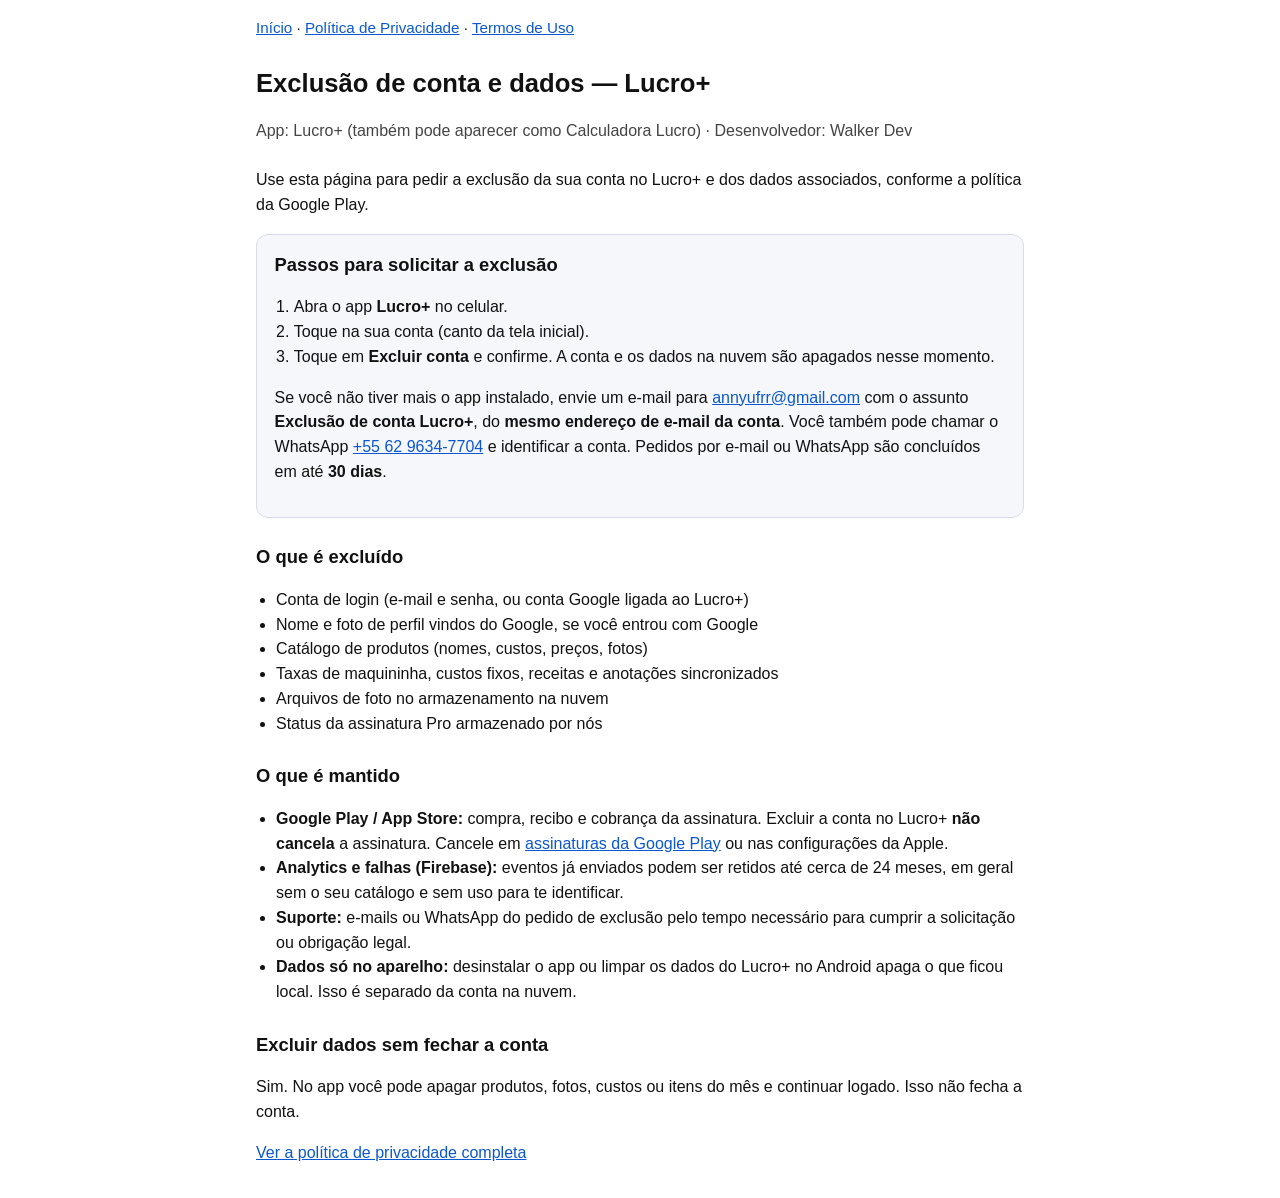
<file: excluir-conta.html>
<!DOCTYPE html>
<html lang="pt-BR">
<head>
  <meta charset="utf-8">
  <meta name="viewport" content="width=device-width, initial-scale=1">
  <title>Excluir conta — Lucro+ (Walker Dev)</title>
  <link rel="stylesheet" href="styles.css">
</head>
<body>
  <nav>
    <span><a href="index.html">Início</a> · <a href="politica.html">Política de Privacidade</a> · <a href="terms.html">Termos de Uso</a></span>
  </nav>
  <h1>Exclusão de conta e dados — Lucro+</h1>
  <p class="meta">App: Lucro+ (também pode aparecer como Calculadora Lucro) · Desenvolvedor: Walker Dev</p>

  <p>Use esta página para pedir a exclusão da sua conta no Lucro+ e dos dados associados, conforme a política da Google Play.</p>

  <div class="box">
    <h2>Passos para solicitar a exclusão</h2>
    <ol>
      <li>Abra o app <strong>Lucro+</strong> no celular.</li>
      <li>Toque na sua conta (canto da tela inicial).</li>
      <li>Toque em <strong>Excluir conta</strong> e confirme. A conta e os dados na nuvem são apagados nesse momento.</li>
    </ol>
    <p>Se você não tiver mais o app instalado, envie um e-mail para <a href="mailto:annyufrr@gmail.com?subject=Exclusao%20de%20conta%20Lucro%2B">annyufrr@gmail.com</a> com o assunto <strong>Exclusão de conta Lucro+</strong>, do <strong>mesmo endereço de e-mail da conta</strong>. Você também pode chamar o WhatsApp <a href="https://wa.me/556296347704">+55 62 9634-7704</a> e identificar a conta. Pedidos por e-mail ou WhatsApp são concluídos em até <strong>30 dias</strong>.</p>
  </div>

  <h2>O que é excluído</h2>
  <ul>
    <li>Conta de login (e-mail e senha, ou conta Google ligada ao Lucro+)</li>
    <li>Nome e foto de perfil vindos do Google, se você entrou com Google</li>
    <li>Catálogo de produtos (nomes, custos, preços, fotos)</li>
    <li>Taxas de maquininha, custos fixos, receitas e anotações sincronizados</li>
    <li>Arquivos de foto no armazenamento na nuvem</li>
    <li>Status da assinatura Pro armazenado por nós</li>
  </ul>

  <h2>O que é mantido</h2>
  <ul>
    <li><strong>Google Play / App Store:</strong> compra, recibo e cobrança da assinatura. Excluir a conta no Lucro+ <strong>não cancela</strong> a assinatura. Cancele em <a href="https://play.google.com/store/account/subscriptions">assinaturas da Google Play</a> ou nas configurações da Apple.</li>
    <li><strong>Analytics e falhas (Firebase):</strong> eventos já enviados podem ser retidos até cerca de 24 meses, em geral sem o seu catálogo e sem uso para te identificar.</li>
    <li><strong>Suporte:</strong> e-mails ou WhatsApp do pedido de exclusão pelo tempo necessário para cumprir a solicitação ou obrigação legal.</li>
    <li><strong>Dados só no aparelho:</strong> desinstalar o app ou limpar os dados do Lucro+ no Android apaga o que ficou local. Isso é separado da conta na nuvem.</li>
  </ul>

  <h2>Excluir dados sem fechar a conta</h2>
  <p>Sim. No app você pode apagar produtos, fotos, custos ou itens do mês e continuar logado. Isso não fecha a conta.</p>

  <p><a href="politica.html#exclusao-de-conta">Ver a política de privacidade completa</a></p>
</body>
</html>
</file>
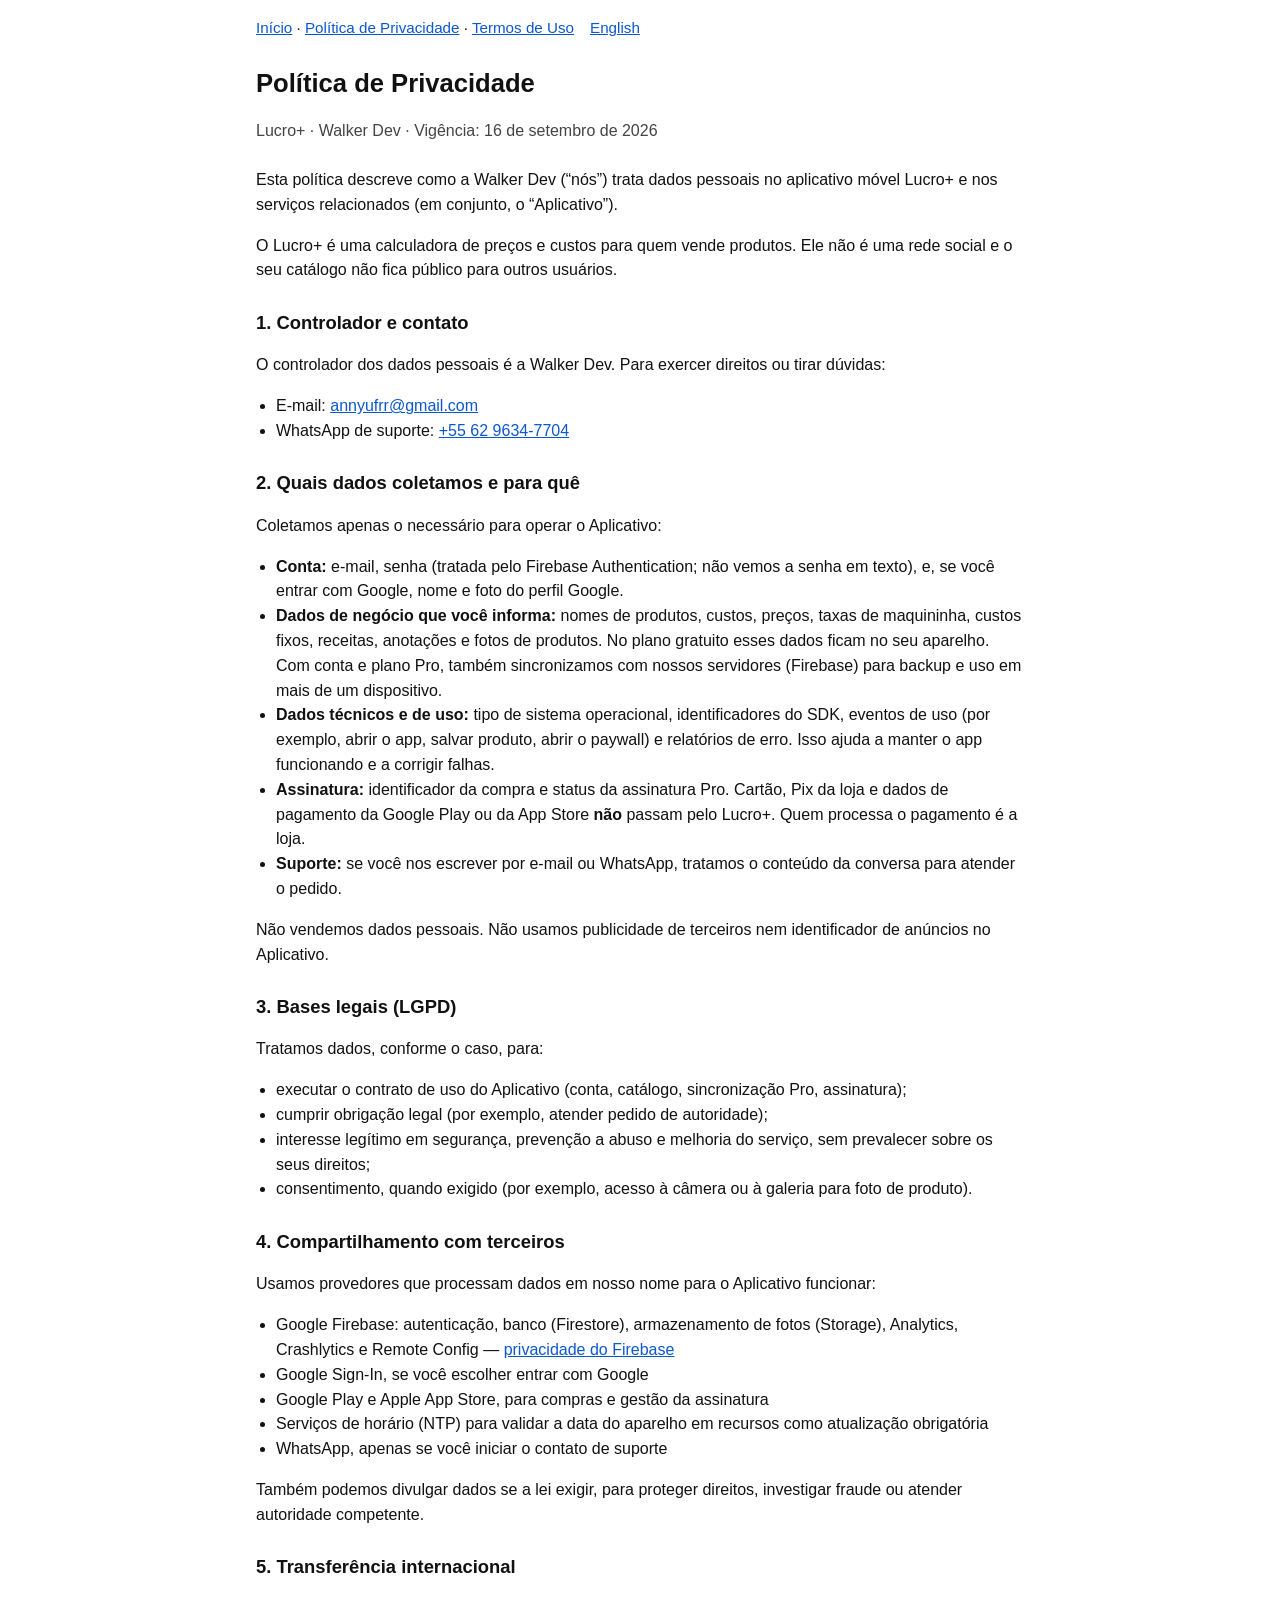
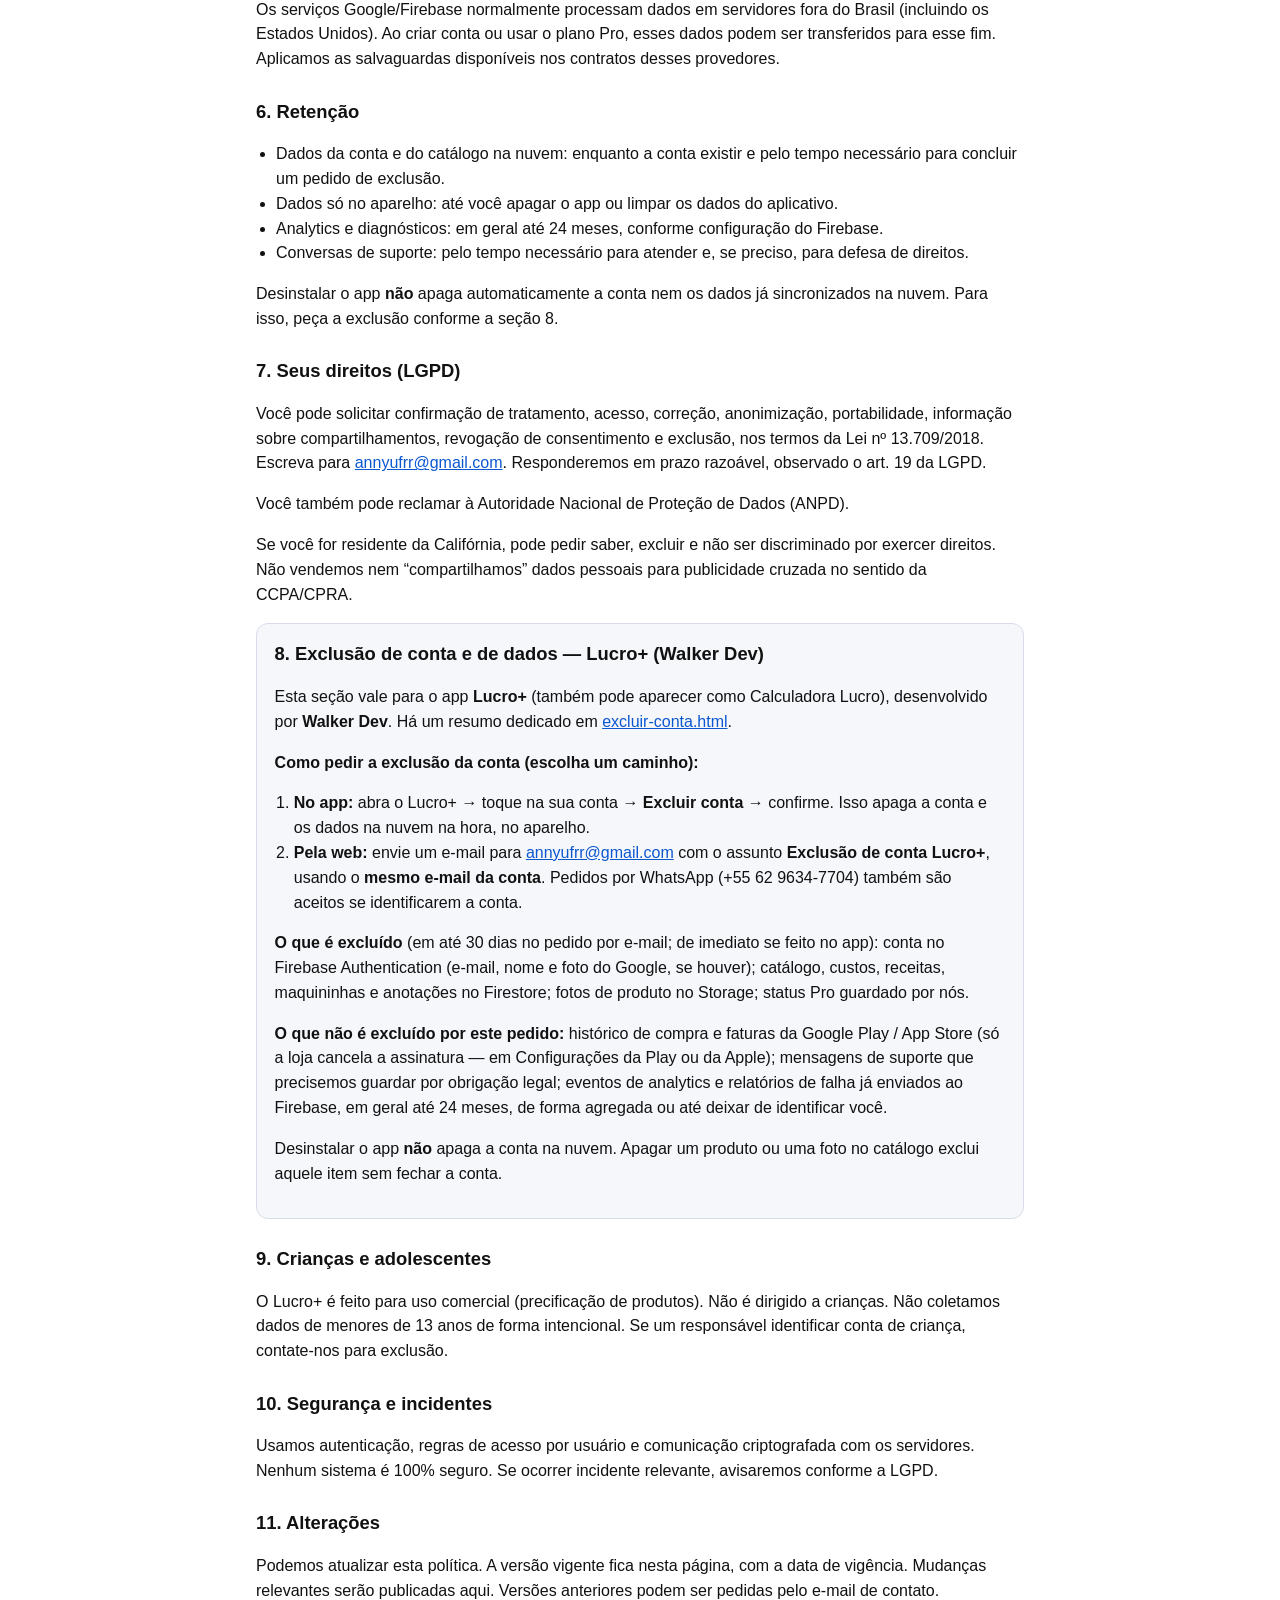
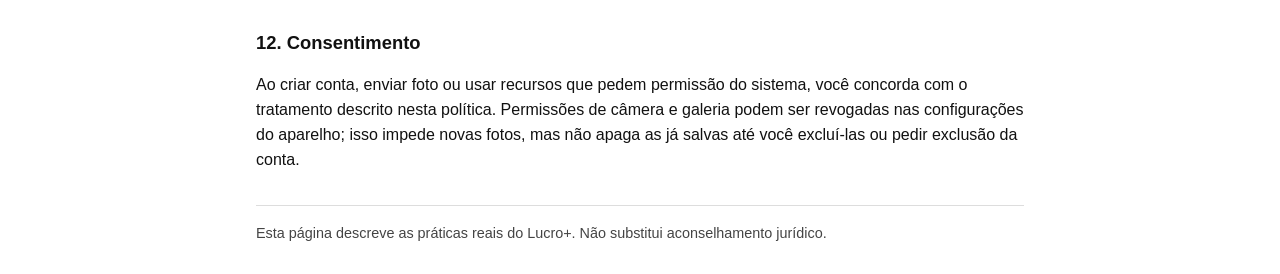
<file: politica.html>
<!DOCTYPE html>
<html lang="pt-BR">
<head>
  <meta charset="utf-8">
  <meta name="viewport" content="width=device-width, initial-scale=1">
  <title>Política de Privacidade — Lucro+</title>
  <link rel="stylesheet" href="styles.css">
</head>
<body>
  <nav>
    <span><a href="index.html">Início</a> · <a href="politica.html">Política de Privacidade</a> · <a href="terms.html">Termos de Uso</a></span>
    <span><a href="privacy-en.html">English</a></span>
  </nav>
  <h1>Política de Privacidade</h1>
  <p class="meta">Lucro+ · Walker Dev · Vigência: 16 de setembro de 2026</p>

  <p>Esta política descreve como a Walker Dev (“nós”) trata dados pessoais no aplicativo móvel Lucro+ e nos serviços relacionados (em conjunto, o “Aplicativo”).</p>
  <p>O Lucro+ é uma calculadora de preços e custos para quem vende produtos. Ele não é uma rede social e o seu catálogo não fica público para outros usuários.</p>

  <h2>1. Controlador e contato</h2>
  <p>O controlador dos dados pessoais é a Walker Dev. Para exercer direitos ou tirar dúvidas:</p>
  <ul>
    <li>E-mail: <a href="mailto:annyufrr@gmail.com">annyufrr@gmail.com</a></li>
    <li>WhatsApp de suporte: <a href="https://wa.me/556296347704" target="_blank" rel="noopener noreferrer">+55 62 9634-7704</a></li>
  </ul>

  <h2>2. Quais dados coletamos e para quê</h2>
  <p>Coletamos apenas o necessário para operar o Aplicativo:</p>
  <ul>
    <li><strong>Conta:</strong> e-mail, senha (tratada pelo Firebase Authentication; não vemos a senha em texto), e, se você entrar com Google, nome e foto do perfil Google.</li>
    <li><strong>Dados de negócio que você informa:</strong> nomes de produtos, custos, preços, taxas de maquininha, custos fixos, receitas, anotações e fotos de produtos. No plano gratuito esses dados ficam no seu aparelho. Com conta e plano Pro, também sincronizamos com nossos servidores (Firebase) para backup e uso em mais de um dispositivo.</li>
    <li><strong>Dados técnicos e de uso:</strong> tipo de sistema operacional, identificadores do SDK, eventos de uso (por exemplo, abrir o app, salvar produto, abrir o paywall) e relatórios de erro. Isso ajuda a manter o app funcionando e a corrigir falhas.</li>
    <li><strong>Assinatura:</strong> identificador da compra e status da assinatura Pro. Cartão, Pix da loja e dados de pagamento da Google Play ou da App Store <strong>não</strong> passam pelo Lucro+. Quem processa o pagamento é a loja.</li>
    <li><strong>Suporte:</strong> se você nos escrever por e-mail ou WhatsApp, tratamos o conteúdo da conversa para atender o pedido.</li>
  </ul>
  <p>Não vendemos dados pessoais. Não usamos publicidade de terceiros nem identificador de anúncios no Aplicativo.</p>

  <h2>3. Bases legais (LGPD)</h2>
  <p>Tratamos dados, conforme o caso, para:</p>
  <ul>
    <li>executar o contrato de uso do Aplicativo (conta, catálogo, sincronização Pro, assinatura);</li>
    <li>cumprir obrigação legal (por exemplo, atender pedido de autoridade);</li>
    <li>interesse legítimo em segurança, prevenção a abuso e melhoria do serviço, sem prevalecer sobre os seus direitos;</li>
    <li>consentimento, quando exigido (por exemplo, acesso à câmera ou à galeria para foto de produto).</li>
  </ul>

  <h2>4. Compartilhamento com terceiros</h2>
  <p>Usamos provedores que processam dados em nosso nome para o Aplicativo funcionar:</p>
  <ul>
    <li>Google Firebase: autenticação, banco (Firestore), armazenamento de fotos (Storage), Analytics, Crashlytics e Remote Config — <a href="https://firebase.google.com/support/privacy" target="_blank" rel="noopener noreferrer">privacidade do Firebase</a></li>
    <li>Google Sign-In, se você escolher entrar com Google</li>
    <li>Google Play e Apple App Store, para compras e gestão da assinatura</li>
    <li>Serviços de horário (NTP) para validar a data do aparelho em recursos como atualização obrigatória</li>
    <li>WhatsApp, apenas se você iniciar o contato de suporte</li>
  </ul>
  <p>Também podemos divulgar dados se a lei exigir, para proteger direitos, investigar fraude ou atender autoridade competente.</p>

  <h2>5. Transferência internacional</h2>
  <p>Os serviços Google/Firebase normalmente processam dados em servidores fora do Brasil (incluindo os Estados Unidos). Ao criar conta ou usar o plano Pro, esses dados podem ser transferidos para esse fim. Aplicamos as salvaguardas disponíveis nos contratos desses provedores.</p>

  <h2>6. Retenção</h2>
  <ul>
    <li>Dados da conta e do catálogo na nuvem: enquanto a conta existir e pelo tempo necessário para concluir um pedido de exclusão.</li>
    <li>Dados só no aparelho: até você apagar o app ou limpar os dados do aplicativo.</li>
    <li>Analytics e diagnósticos: em geral até 24 meses, conforme configuração do Firebase.</li>
    <li>Conversas de suporte: pelo tempo necessário para atender e, se preciso, para defesa de direitos.</li>
  </ul>
  <p>Desinstalar o app <strong>não</strong> apaga automaticamente a conta nem os dados já sincronizados na nuvem. Para isso, peça a exclusão conforme a seção 8.</p>

  <h2>7. Seus direitos (LGPD)</h2>
  <p>Você pode solicitar confirmação de tratamento, acesso, correção, anonimização, portabilidade, informação sobre compartilhamentos, revogação de consentimento e exclusão, nos termos da Lei nº 13.709/2018. Escreva para <a href="mailto:annyufrr@gmail.com">annyufrr@gmail.com</a>. Responderemos em prazo razoável, observado o art. 19 da LGPD.</p>
  <p>Você também pode reclamar à Autoridade Nacional de Proteção de Dados (ANPD).</p>
  <p>Se você for residente da Califórnia, pode pedir saber, excluir e não ser discriminado por exercer direitos. Não vendemos nem “compartilhamos” dados pessoais para publicidade cruzada no sentido da CCPA/CPRA.</p>

  <div class="box" id="exclusao-de-conta">
    <h2>8. Exclusão de conta e de dados — Lucro+ (Walker Dev)</h2>
    <p>Esta seção vale para o app <strong>Lucro+</strong> (também pode aparecer como Calculadora Lucro), desenvolvido por <strong>Walker Dev</strong>. Há um resumo dedicado em <a href="excluir-conta.html">excluir-conta.html</a>.</p>
    <p><strong>Como pedir a exclusão da conta (escolha um caminho):</strong></p>
    <ol>
      <li><strong>No app:</strong> abra o Lucro+ → toque na sua conta → <strong>Excluir conta</strong> → confirme. Isso apaga a conta e os dados na nuvem na hora, no aparelho.</li>
      <li><strong>Pela web:</strong> envie um e-mail para <a href="mailto:annyufrr@gmail.com?subject=Exclusao%20de%20conta%20Lucro%2B">annyufrr@gmail.com</a> com o assunto <strong>Exclusão de conta Lucro+</strong>, usando o <strong>mesmo e-mail da conta</strong>. Pedidos por WhatsApp (+55 62 9634-7704) também são aceitos se identificarem a conta.</li>
    </ol>
    <p><strong>O que é excluído</strong> (em até 30 dias no pedido por e-mail; de imediato se feito no app): conta no Firebase Authentication (e-mail, nome e foto do Google, se houver); catálogo, custos, receitas, maquininhas e anotações no Firestore; fotos de produto no Storage; status Pro guardado por nós.</p>
    <p><strong>O que não é excluído por este pedido:</strong> histórico de compra e faturas da Google Play / App Store (só a loja cancela a assinatura — em Configurações da Play ou da Apple); mensagens de suporte que precisemos guardar por obrigação legal; eventos de analytics e relatórios de falha já enviados ao Firebase, em geral até 24 meses, de forma agregada ou até deixar de identificar você.</p>
    <p>Desinstalar o app <strong>não</strong> apaga a conta na nuvem. Apagar um produto ou uma foto no catálogo exclui aquele item sem fechar a conta.</p>
  </div>

  <h2>9. Crianças e adolescentes</h2>
  <p>O Lucro+ é feito para uso comercial (precificação de produtos). Não é dirigido a crianças. Não coletamos dados de menores de 13 anos de forma intencional. Se um responsável identificar conta de criança, contate-nos para exclusão.</p>

  <h2>10. Segurança e incidentes</h2>
  <p>Usamos autenticação, regras de acesso por usuário e comunicação criptografada com os servidores. Nenhum sistema é 100% seguro. Se ocorrer incidente relevante, avisaremos conforme a LGPD.</p>

  <h2>11. Alterações</h2>
  <p>Podemos atualizar esta política. A versão vigente fica nesta página, com a data de vigência. Mudanças relevantes serão publicadas aqui. Versões anteriores podem ser pedidas pelo e-mail de contato.</p>

  <h2>12. Consentimento</h2>
  <p>Ao criar conta, enviar foto ou usar recursos que pedem permissão do sistema, você concorda com o tratamento descrito nesta política. Permissões de câmera e galeria podem ser revogadas nas configurações do aparelho; isso impede novas fotos, mas não apaga as já salvas até você excluí-las ou pedir exclusão da conta.</p>

  <hr>
  <p class="note">Esta página descreve as práticas reais do Lucro+. Não substitui aconselhamento jurídico.</p>
</body>
</html>
</file>
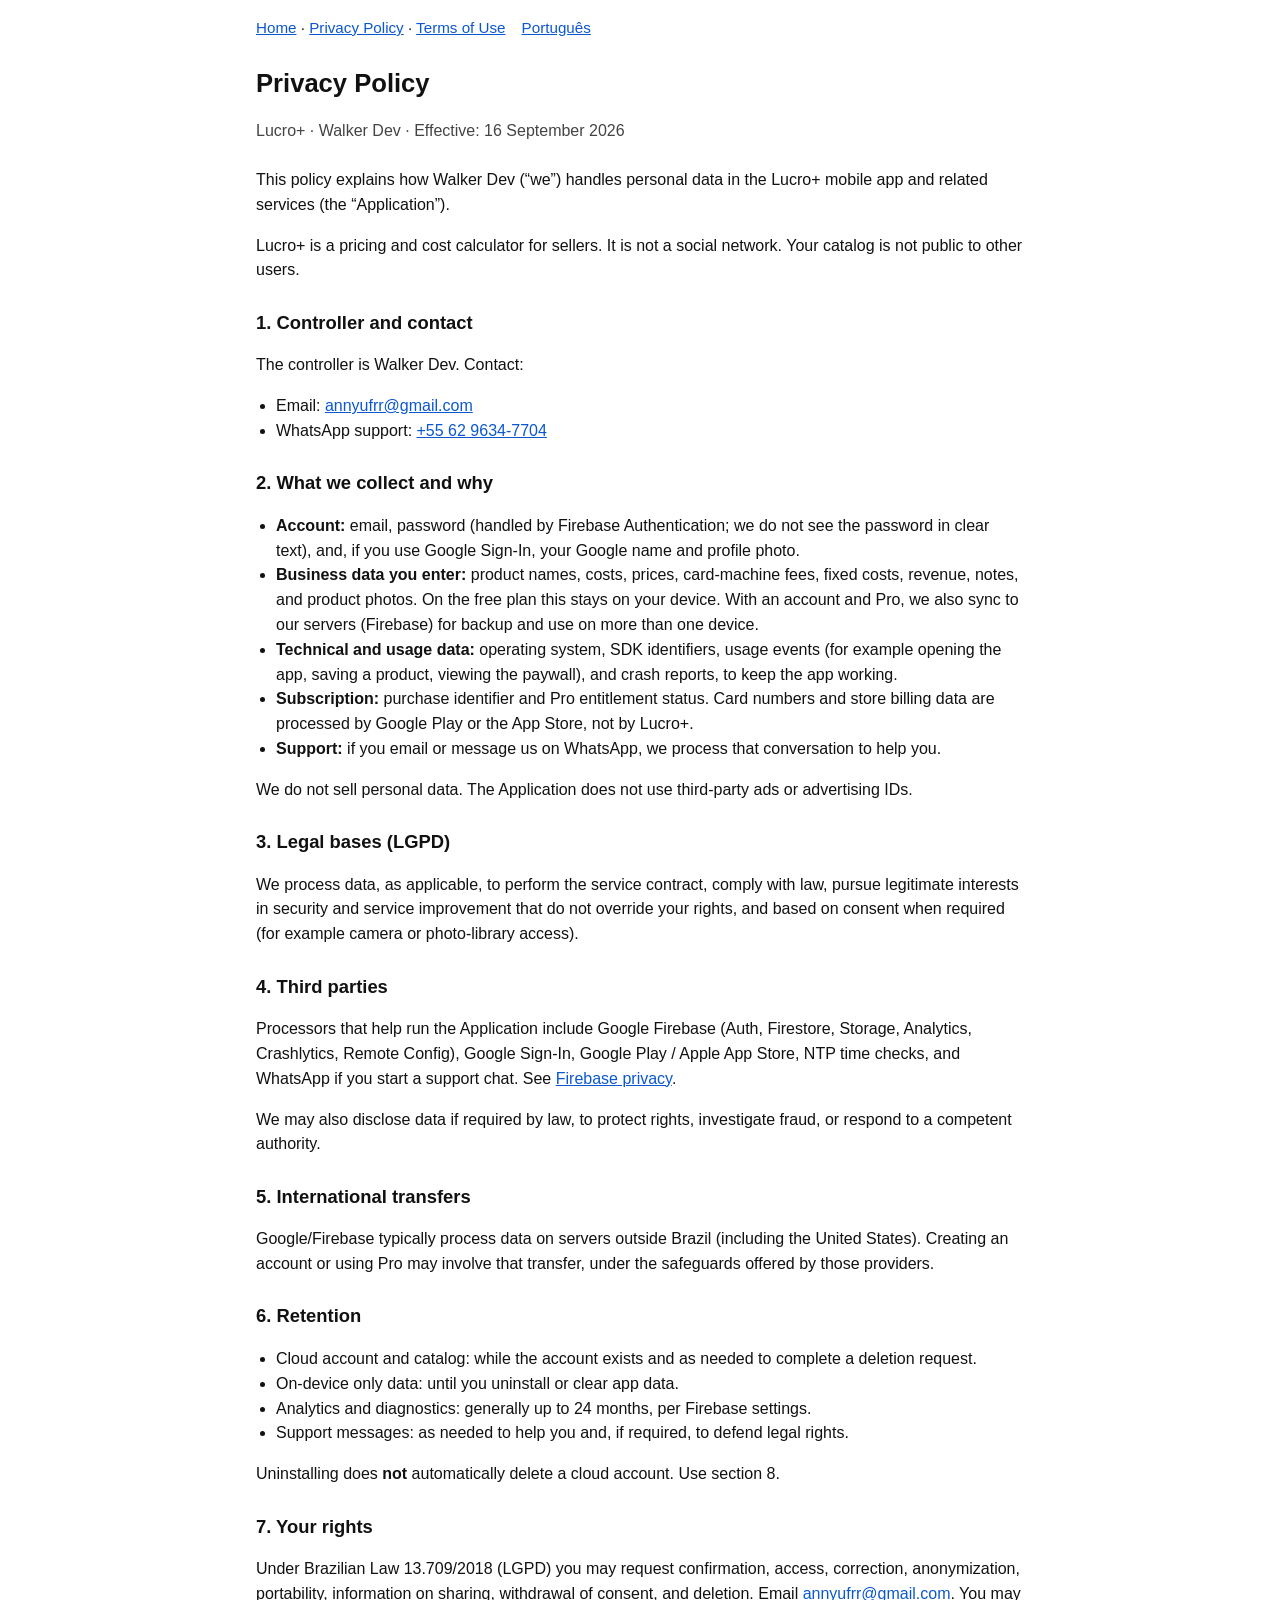
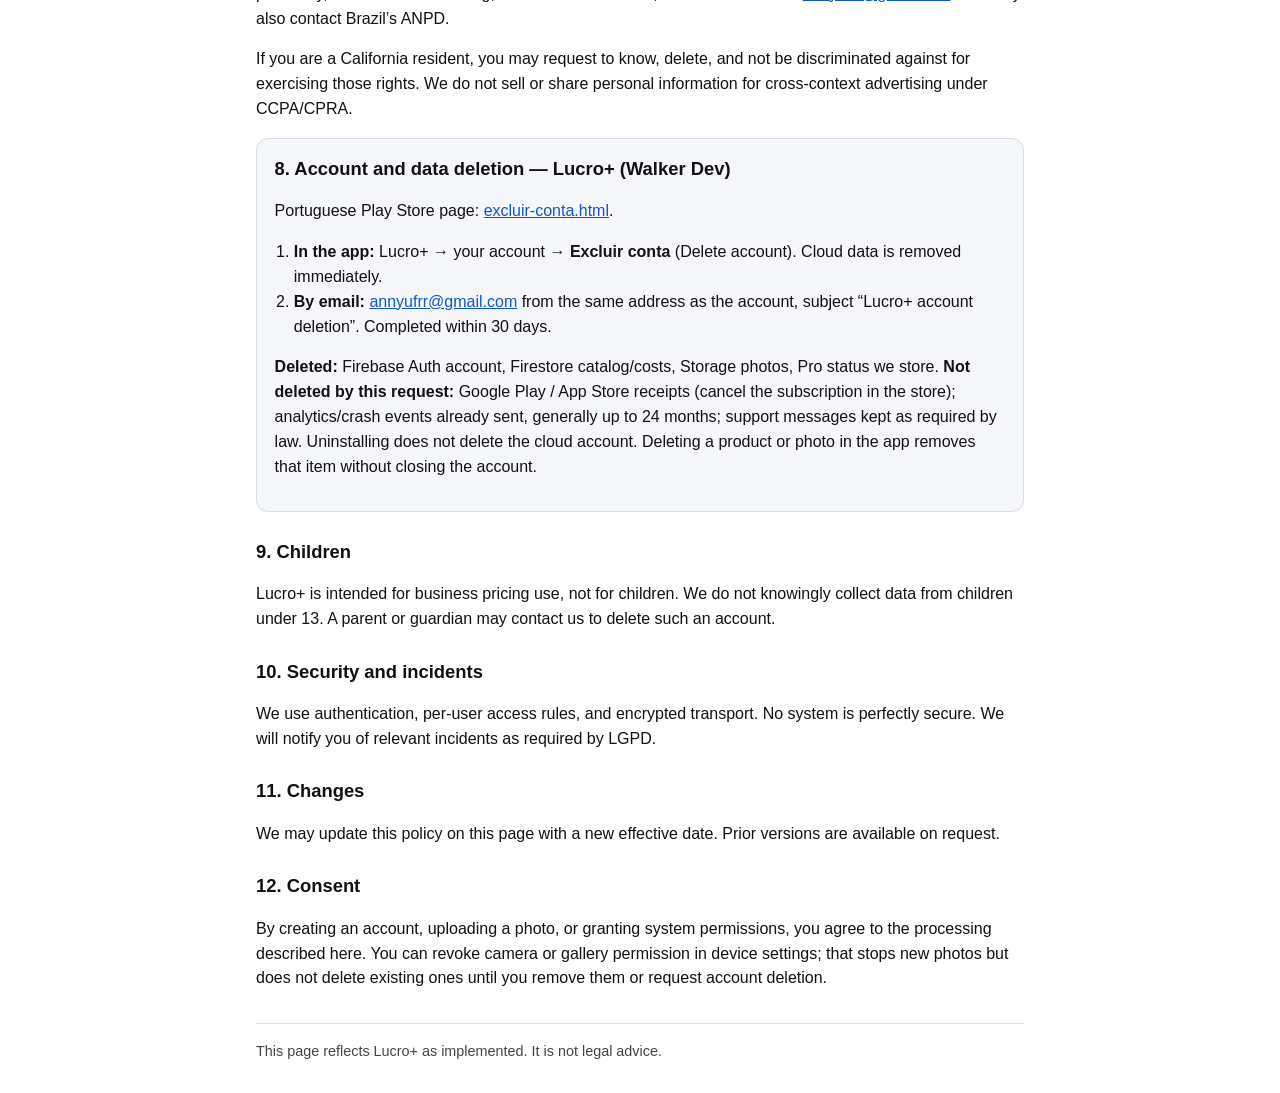
<file: privacy-en.html>
<!DOCTYPE html>
<html lang="en">
<head>
  <meta charset="utf-8">
  <meta name="viewport" content="width=device-width, initial-scale=1">
  <title>Privacy Policy — Lucro+</title>
  <link rel="stylesheet" href="styles.css">
</head>
<body>
  <nav>
    <span><a href="index.html">Home</a> · <a href="privacy-en.html">Privacy Policy</a> · <a href="terms-en.html">Terms of Use</a></span>
    <span><a href="politica.html">Português</a></span>
  </nav>
  <h1>Privacy Policy</h1>
  <p class="meta">Lucro+ · Walker Dev · Effective: 16 September 2026</p>

  <p>This policy explains how Walker Dev (“we”) handles personal data in the Lucro+ mobile app and related services (the “Application”).</p>
  <p>Lucro+ is a pricing and cost calculator for sellers. It is not a social network. Your catalog is not public to other users.</p>

  <h2>1. Controller and contact</h2>
  <p>The controller is Walker Dev. Contact:</p>
  <ul>
    <li>Email: <a href="mailto:annyufrr@gmail.com">annyufrr@gmail.com</a></li>
    <li>WhatsApp support: <a href="https://wa.me/556296347704" target="_blank" rel="noopener noreferrer">+55 62 9634-7704</a></li>
  </ul>

  <h2>2. What we collect and why</h2>
  <ul>
    <li><strong>Account:</strong> email, password (handled by Firebase Authentication; we do not see the password in clear text), and, if you use Google Sign-In, your Google name and profile photo.</li>
    <li><strong>Business data you enter:</strong> product names, costs, prices, card-machine fees, fixed costs, revenue, notes, and product photos. On the free plan this stays on your device. With an account and Pro, we also sync to our servers (Firebase) for backup and use on more than one device.</li>
    <li><strong>Technical and usage data:</strong> operating system, SDK identifiers, usage events (for example opening the app, saving a product, viewing the paywall), and crash reports, to keep the app working.</li>
    <li><strong>Subscription:</strong> purchase identifier and Pro entitlement status. Card numbers and store billing data are processed by Google Play or the App Store, not by Lucro+.</li>
    <li><strong>Support:</strong> if you email or message us on WhatsApp, we process that conversation to help you.</li>
  </ul>
  <p>We do not sell personal data. The Application does not use third-party ads or advertising IDs.</p>

  <h2>3. Legal bases (LGPD)</h2>
  <p>We process data, as applicable, to perform the service contract, comply with law, pursue legitimate interests in security and service improvement that do not override your rights, and based on consent when required (for example camera or photo-library access).</p>

  <h2>4. Third parties</h2>
  <p>Processors that help run the Application include Google Firebase (Auth, Firestore, Storage, Analytics, Crashlytics, Remote Config), Google Sign-In, Google Play / Apple App Store, NTP time checks, and WhatsApp if you start a support chat. See <a href="https://firebase.google.com/support/privacy" target="_blank" rel="noopener noreferrer">Firebase privacy</a>.</p>
  <p>We may also disclose data if required by law, to protect rights, investigate fraud, or respond to a competent authority.</p>

  <h2>5. International transfers</h2>
  <p>Google/Firebase typically process data on servers outside Brazil (including the United States). Creating an account or using Pro may involve that transfer, under the safeguards offered by those providers.</p>

  <h2>6. Retention</h2>
  <ul>
    <li>Cloud account and catalog: while the account exists and as needed to complete a deletion request.</li>
    <li>On-device only data: until you uninstall or clear app data.</li>
    <li>Analytics and diagnostics: generally up to 24 months, per Firebase settings.</li>
    <li>Support messages: as needed to help you and, if required, to defend legal rights.</li>
  </ul>
  <p>Uninstalling does <strong>not</strong> automatically delete a cloud account. Use section 8.</p>

  <h2>7. Your rights</h2>
  <p>Under Brazilian Law 13.709/2018 (LGPD) you may request confirmation, access, correction, anonymization, portability, information on sharing, withdrawal of consent, and deletion. Email <a href="mailto:annyufrr@gmail.com">annyufrr@gmail.com</a>. You may also contact Brazil’s ANPD.</p>
  <p>If you are a California resident, you may request to know, delete, and not be discriminated against for exercising those rights. We do not sell or share personal information for cross-context advertising under CCPA/CPRA.</p>

  <div class="box" id="account-deletion">
    <h2>8. Account and data deletion — Lucro+ (Walker Dev)</h2>
    <p>Portuguese Play Store page: <a href="excluir-conta.html">excluir-conta.html</a>.</p>
    <ol>
      <li><strong>In the app:</strong> Lucro+ → your account → <strong>Excluir conta</strong> (Delete account). Cloud data is removed immediately.</li>
      <li><strong>By email:</strong> <a href="mailto:annyufrr@gmail.com?subject=Lucro%2B%20account%20deletion">annyufrr@gmail.com</a> from the same address as the account, subject “Lucro+ account deletion”. Completed within 30 days.</li>
    </ol>
    <p><strong>Deleted:</strong> Firebase Auth account, Firestore catalog/costs, Storage photos, Pro status we store. <strong>Not deleted by this request:</strong> Google Play / App Store receipts (cancel the subscription in the store); analytics/crash events already sent, generally up to 24 months; support messages kept as required by law. Uninstalling does not delete the cloud account. Deleting a product or photo in the app removes that item without closing the account.</p>
  </div>

  <h2>9. Children</h2>
  <p>Lucro+ is intended for business pricing use, not for children. We do not knowingly collect data from children under 13. A parent or guardian may contact us to delete such an account.</p>

  <h2>10. Security and incidents</h2>
  <p>We use authentication, per-user access rules, and encrypted transport. No system is perfectly secure. We will notify you of relevant incidents as required by LGPD.</p>

  <h2>11. Changes</h2>
  <p>We may update this policy on this page with a new effective date. Prior versions are available on request.</p>

  <h2>12. Consent</h2>
  <p>By creating an account, uploading a photo, or granting system permissions, you agree to the processing described here. You can revoke camera or gallery permission in device settings; that stops new photos but does not delete existing ones until you remove them or request account deletion.</p>

  <hr>
  <p class="note">This page reflects Lucro+ as implemented. It is not legal advice.</p>
</body>
</html>
</file>
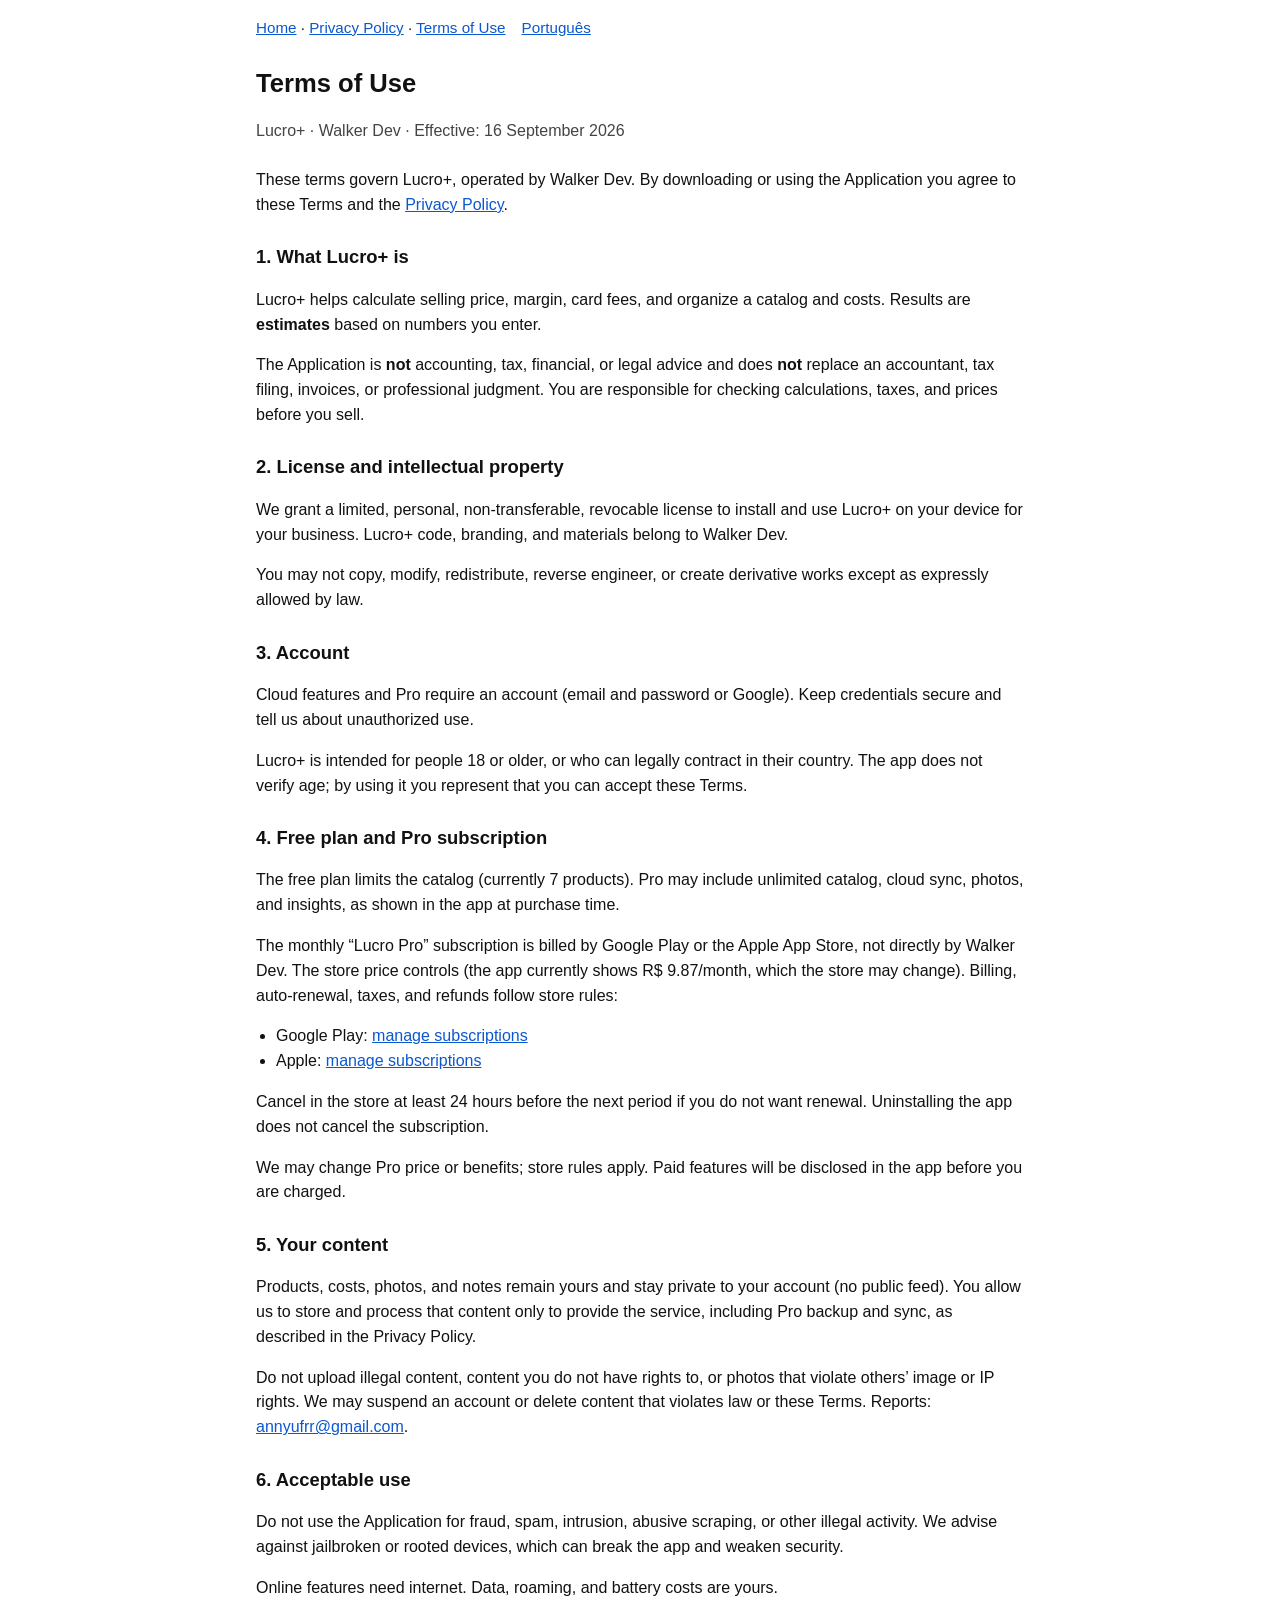
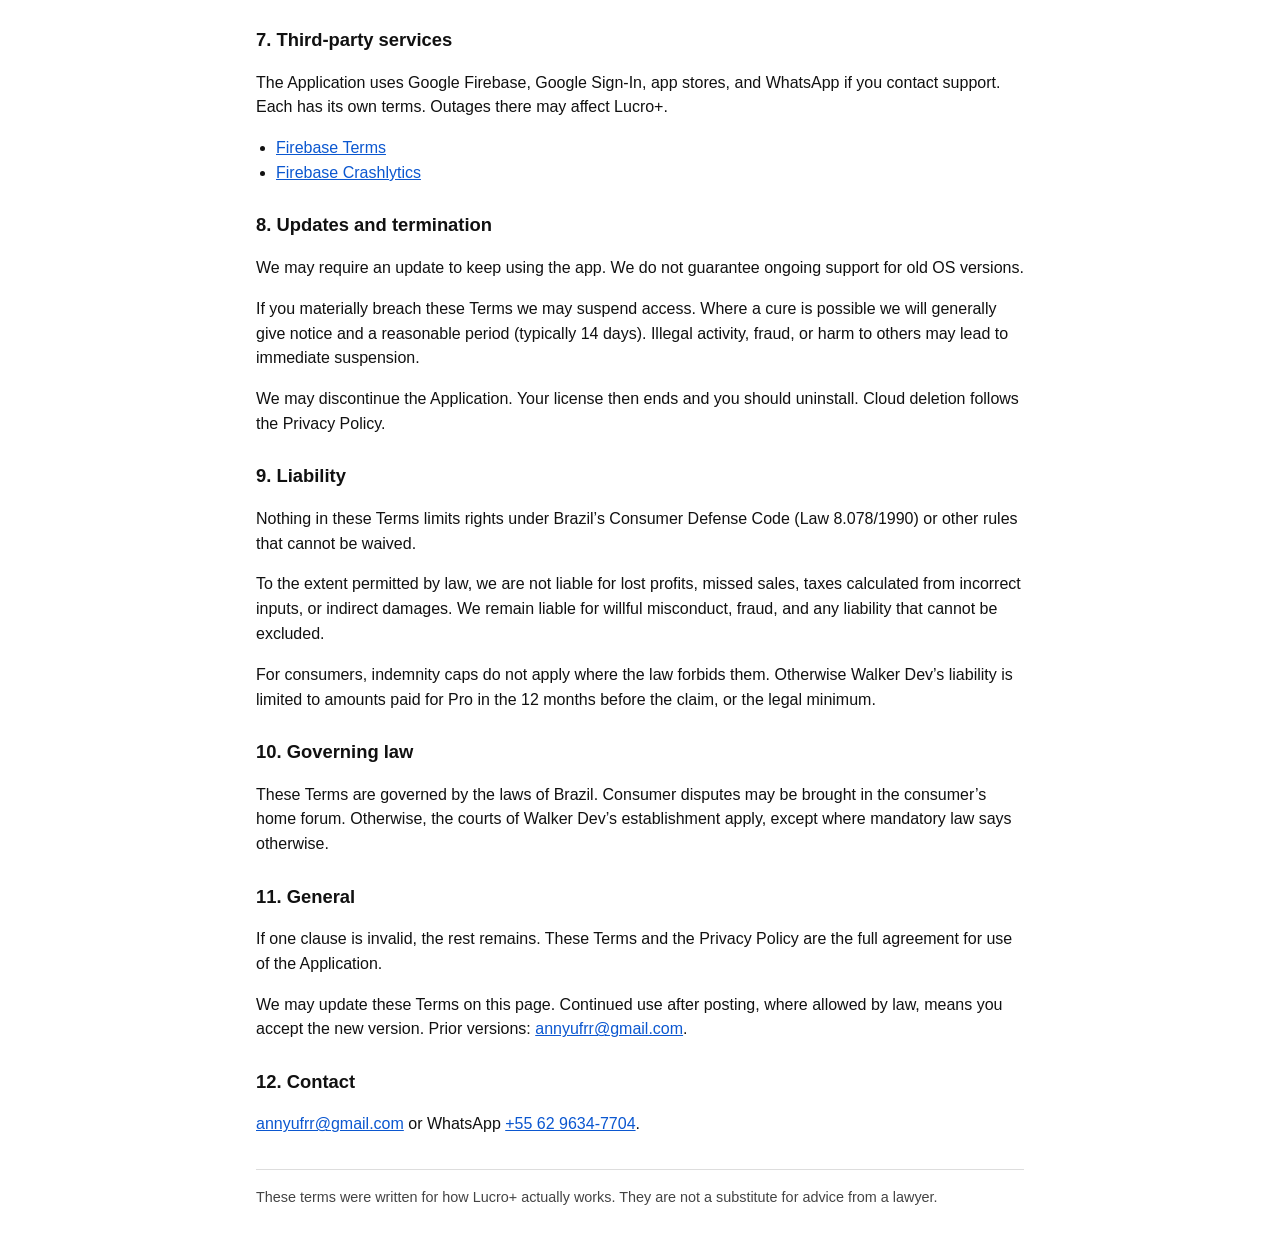
<file: terms-en.html>
<!DOCTYPE html>
<html lang="en">
<head>
  <meta charset="utf-8">
  <meta name="viewport" content="width=device-width, initial-scale=1">
  <title>Terms of Use — Lucro+</title>
  <link rel="stylesheet" href="styles.css">
</head>
<body>
  <nav>
    <span><a href="index.html">Home</a> · <a href="privacy-en.html">Privacy Policy</a> · <a href="terms-en.html">Terms of Use</a></span>
    <span><a href="terms.html">Português</a></span>
  </nav>
  <h1>Terms of Use</h1>
  <p class="meta">Lucro+ · Walker Dev · Effective: 16 September 2026</p>

  <p>These terms govern Lucro+, operated by Walker Dev. By downloading or using the Application you agree to these Terms and the <a href="privacy-en.html">Privacy Policy</a>.</p>

  <h2>1. What Lucro+ is</h2>
  <p>Lucro+ helps calculate selling price, margin, card fees, and organize a catalog and costs. Results are <strong>estimates</strong> based on numbers you enter.</p>
  <p>The Application is <strong>not</strong> accounting, tax, financial, or legal advice and does <strong>not</strong> replace an accountant, tax filing, invoices, or professional judgment. You are responsible for checking calculations, taxes, and prices before you sell.</p>

  <h2>2. License and intellectual property</h2>
  <p>We grant a limited, personal, non-transferable, revocable license to install and use Lucro+ on your device for your business. Lucro+ code, branding, and materials belong to Walker Dev.</p>
  <p>You may not copy, modify, redistribute, reverse engineer, or create derivative works except as expressly allowed by law.</p>

  <h2>3. Account</h2>
  <p>Cloud features and Pro require an account (email and password or Google). Keep credentials secure and tell us about unauthorized use.</p>
  <p>Lucro+ is intended for people 18 or older, or who can legally contract in their country. The app does not verify age; by using it you represent that you can accept these Terms.</p>

  <h2>4. Free plan and Pro subscription</h2>
  <p>The free plan limits the catalog (currently 7 products). Pro may include unlimited catalog, cloud sync, photos, and insights, as shown in the app at purchase time.</p>
  <p>The monthly “Lucro Pro” subscription is billed by Google Play or the Apple App Store, not directly by Walker Dev. The store price controls (the app currently shows R$ 9.87/month, which the store may change). Billing, auto-renewal, taxes, and refunds follow store rules:</p>
  <ul>
    <li>Google Play: <a href="https://play.google.com/store/account/subscriptions" target="_blank" rel="noopener noreferrer">manage subscriptions</a></li>
    <li>Apple: <a href="https://apps.apple.com/account/subscriptions" target="_blank" rel="noopener noreferrer">manage subscriptions</a></li>
  </ul>
  <p>Cancel in the store at least 24 hours before the next period if you do not want renewal. Uninstalling the app does not cancel the subscription.</p>
  <p>We may change Pro price or benefits; store rules apply. Paid features will be disclosed in the app before you are charged.</p>

  <h2>5. Your content</h2>
  <p>Products, costs, photos, and notes remain yours and stay private to your account (no public feed). You allow us to store and process that content only to provide the service, including Pro backup and sync, as described in the Privacy Policy.</p>
  <p>Do not upload illegal content, content you do not have rights to, or photos that violate others’ image or IP rights. We may suspend an account or delete content that violates law or these Terms. Reports: <a href="mailto:annyufrr@gmail.com">annyufrr@gmail.com</a>.</p>

  <h2>6. Acceptable use</h2>
  <p>Do not use the Application for fraud, spam, intrusion, abusive scraping, or other illegal activity. We advise against jailbroken or rooted devices, which can break the app and weaken security.</p>
  <p>Online features need internet. Data, roaming, and battery costs are yours.</p>

  <h2>7. Third-party services</h2>
  <p>The Application uses Google Firebase, Google Sign-In, app stores, and WhatsApp if you contact support. Each has its own terms. Outages there may affect Lucro+.</p>
  <ul>
    <li><a href="https://firebase.google.com/terms" target="_blank" rel="noopener noreferrer">Firebase Terms</a></li>
    <li><a href="https://firebase.google.com/terms/crashlytics" target="_blank" rel="noopener noreferrer">Firebase Crashlytics</a></li>
  </ul>

  <h2>8. Updates and termination</h2>
  <p>We may require an update to keep using the app. We do not guarantee ongoing support for old OS versions.</p>
  <p>If you materially breach these Terms we may suspend access. Where a cure is possible we will generally give notice and a reasonable period (typically 14 days). Illegal activity, fraud, or harm to others may lead to immediate suspension.</p>
  <p>We may discontinue the Application. Your license then ends and you should uninstall. Cloud deletion follows the Privacy Policy.</p>

  <h2>9. Liability</h2>
  <p>Nothing in these Terms limits rights under Brazil’s Consumer Defense Code (Law 8.078/1990) or other rules that cannot be waived.</p>
  <p>To the extent permitted by law, we are not liable for lost profits, missed sales, taxes calculated from incorrect inputs, or indirect damages. We remain liable for willful misconduct, fraud, and any liability that cannot be excluded.</p>
  <p>For consumers, indemnity caps do not apply where the law forbids them. Otherwise Walker Dev’s liability is limited to amounts paid for Pro in the 12 months before the claim, or the legal minimum.</p>

  <h2>10. Governing law</h2>
  <p>These Terms are governed by the laws of Brazil. Consumer disputes may be brought in the consumer’s home forum. Otherwise, the courts of Walker Dev’s establishment apply, except where mandatory law says otherwise.</p>

  <h2>11. General</h2>
  <p>If one clause is invalid, the rest remains. These Terms and the Privacy Policy are the full agreement for use of the Application.</p>
  <p>We may update these Terms on this page. Continued use after posting, where allowed by law, means you accept the new version. Prior versions: <a href="mailto:annyufrr@gmail.com">annyufrr@gmail.com</a>.</p>

  <h2>12. Contact</h2>
  <p><a href="mailto:annyufrr@gmail.com">annyufrr@gmail.com</a> or WhatsApp <a href="https://wa.me/556296347704" target="_blank" rel="noopener noreferrer">+55 62 9634-7704</a>.</p>

  <hr>
  <p class="note">These terms were written for how Lucro+ actually works. They are not a substitute for advice from a lawyer.</p>
</body>
</html>
</file>
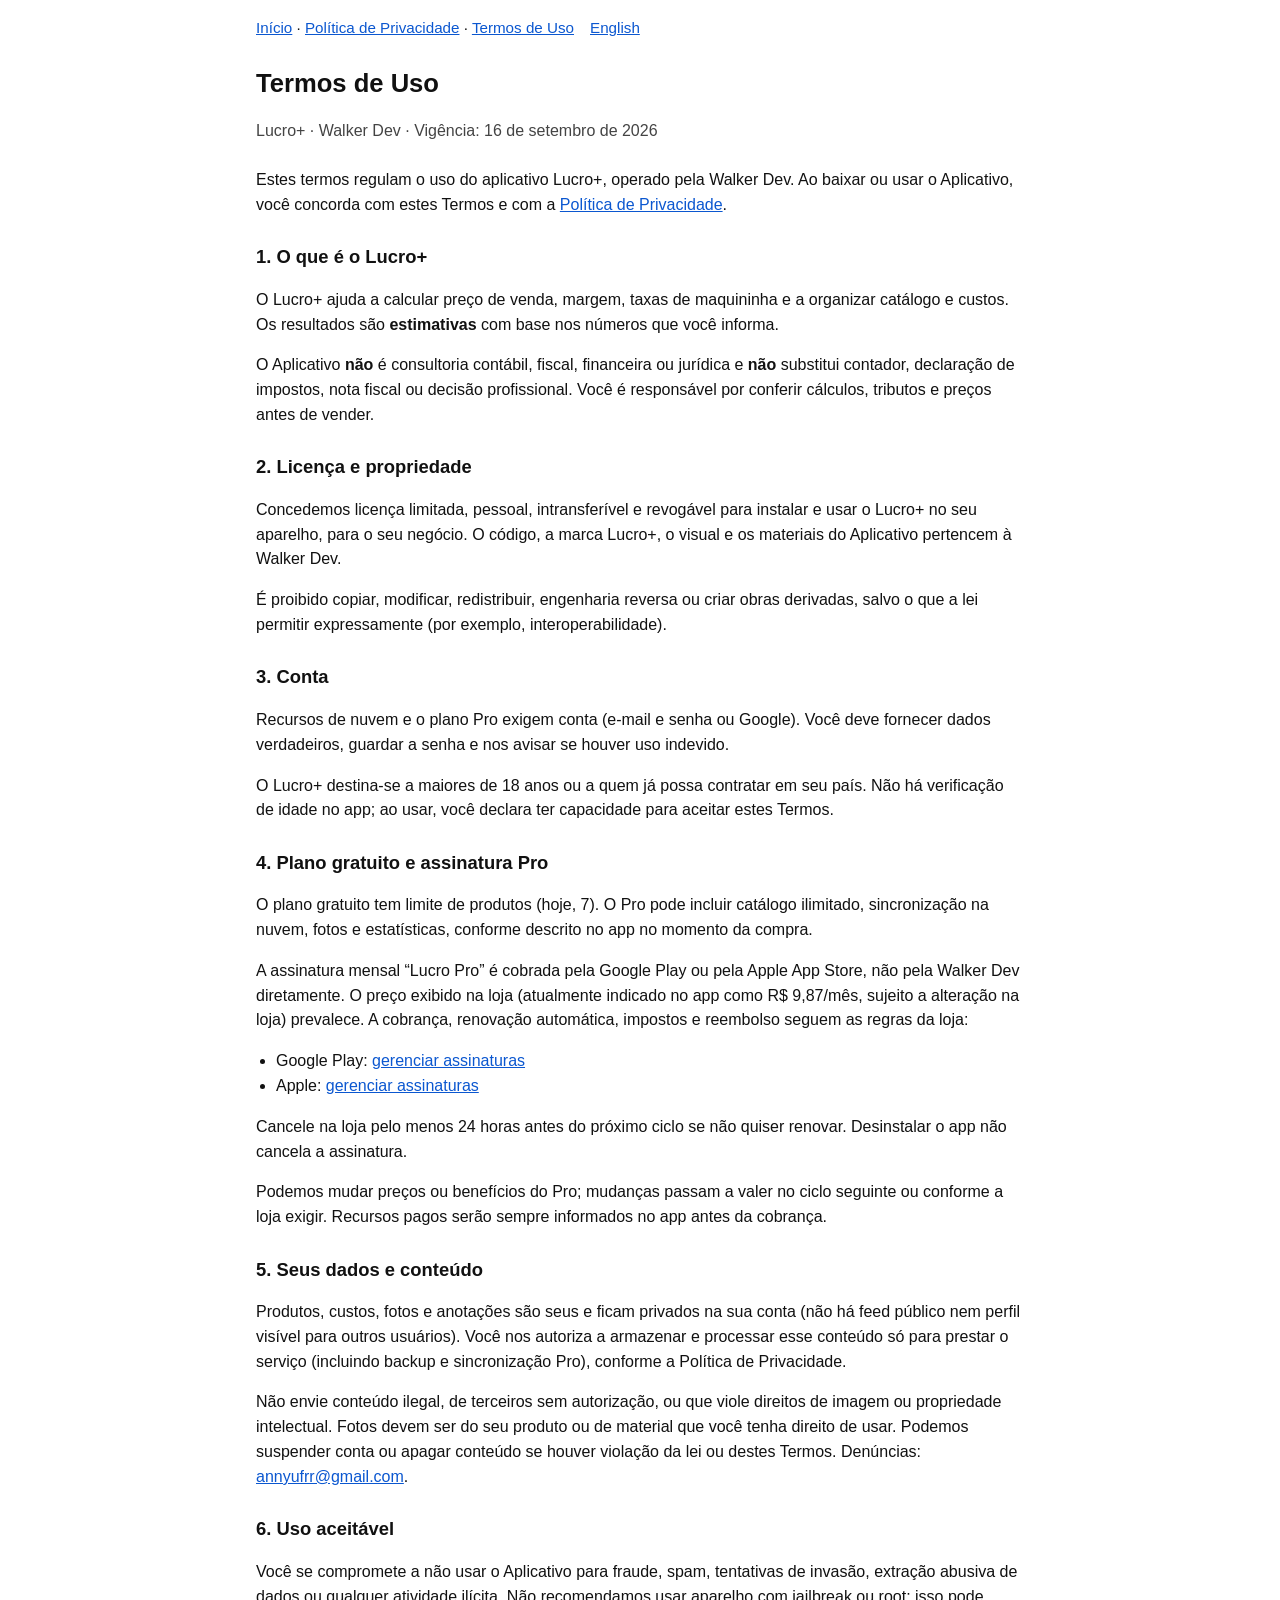
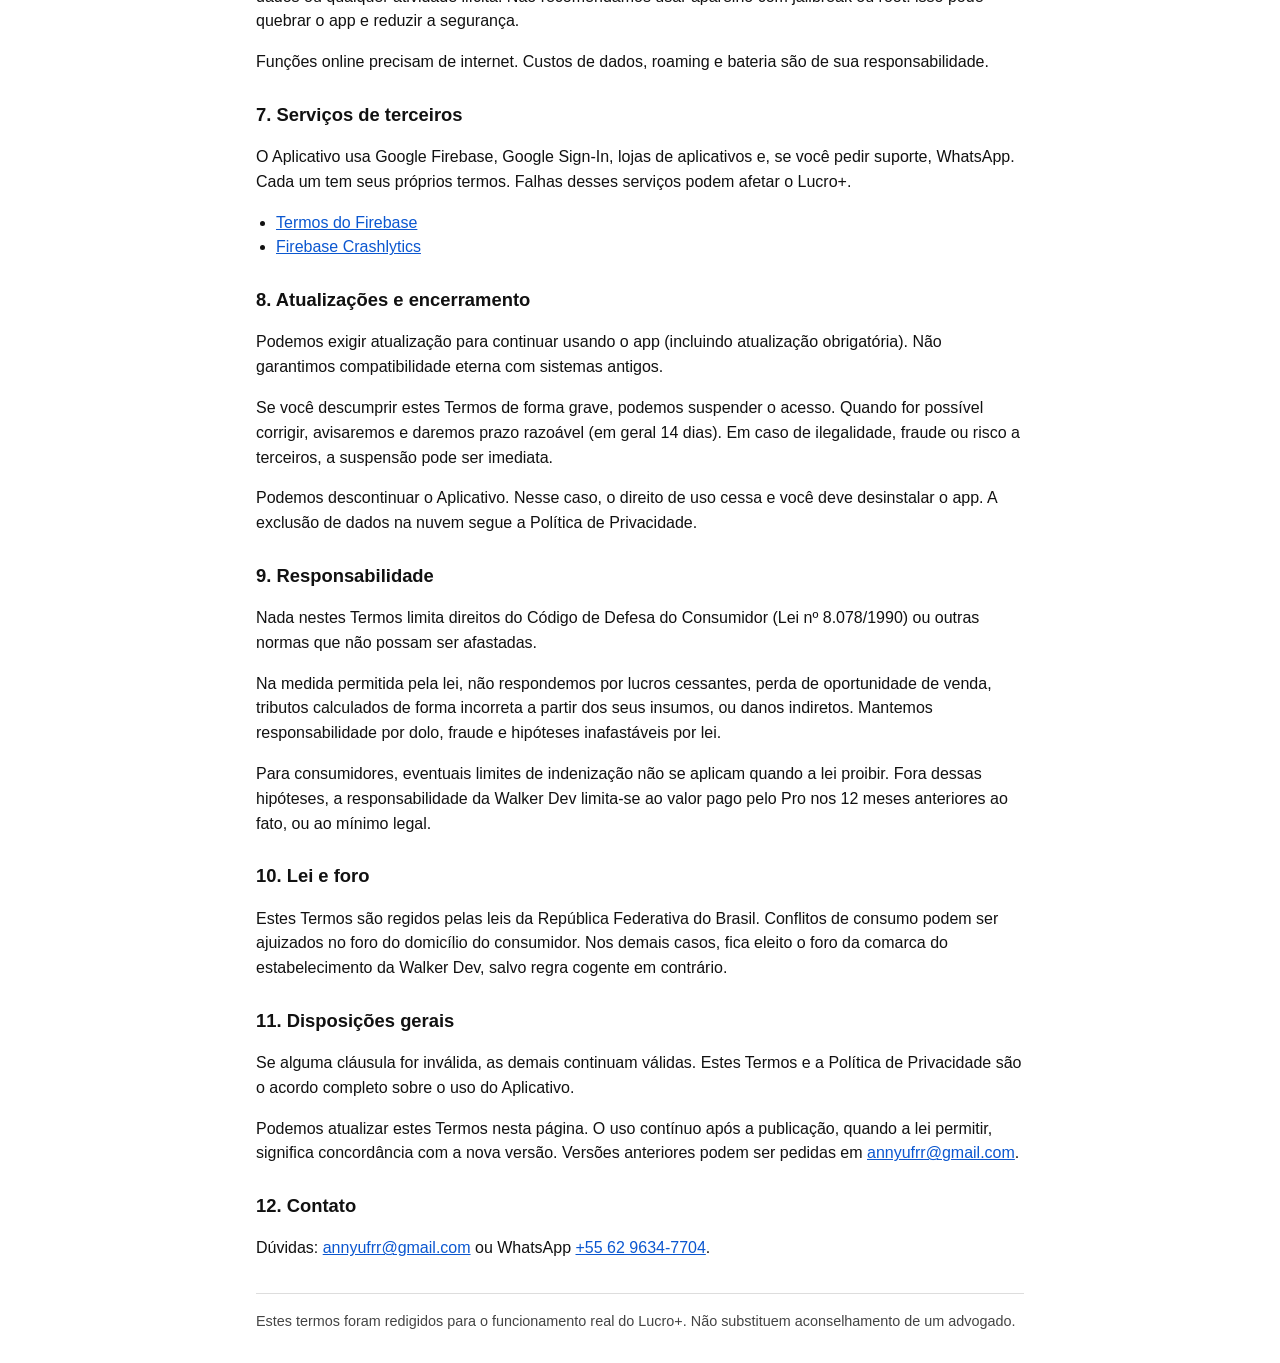
<file: terms.html>
<!DOCTYPE html>
<html lang="pt-BR">
<head>
  <meta charset="utf-8">
  <meta name="viewport" content="width=device-width, initial-scale=1">
  <title>Termos de Uso — Lucro+</title>
  <link rel="stylesheet" href="styles.css">
</head>
<body>
  <nav>
    <span><a href="index.html">Início</a> · <a href="politica.html">Política de Privacidade</a> · <a href="terms.html">Termos de Uso</a></span>
    <span><a href="terms-en.html">English</a></span>
  </nav>
  <h1>Termos de Uso</h1>
  <p class="meta">Lucro+ · Walker Dev · Vigência: 16 de setembro de 2026</p>

  <p>Estes termos regulam o uso do aplicativo Lucro+, operado pela Walker Dev. Ao baixar ou usar o Aplicativo, você concorda com estes Termos e com a <a href="politica.html">Política de Privacidade</a>.</p>

  <h2>1. O que é o Lucro+</h2>
  <p>O Lucro+ ajuda a calcular preço de venda, margem, taxas de maquininha e a organizar catálogo e custos. Os resultados são <strong>estimativas</strong> com base nos números que você informa.</p>
  <p>O Aplicativo <strong>não</strong> é consultoria contábil, fiscal, financeira ou jurídica e <strong>não</strong> substitui contador, declaração de impostos, nota fiscal ou decisão profissional. Você é responsável por conferir cálculos, tributos e preços antes de vender.</p>

  <h2>2. Licença e propriedade</h2>
  <p>Concedemos licença limitada, pessoal, intransferível e revogável para instalar e usar o Lucro+ no seu aparelho, para o seu negócio. O código, a marca Lucro+, o visual e os materiais do Aplicativo pertencem à Walker Dev.</p>
  <p>É proibido copiar, modificar, redistribuir, engenharia reversa ou criar obras derivadas, salvo o que a lei permitir expressamente (por exemplo, interoperabilidade).</p>

  <h2>3. Conta</h2>
  <p>Recursos de nuvem e o plano Pro exigem conta (e-mail e senha ou Google). Você deve fornecer dados verdadeiros, guardar a senha e nos avisar se houver uso indevido.</p>
  <p>O Lucro+ destina-se a maiores de 18 anos ou a quem já possa contratar em seu país. Não há verificação de idade no app; ao usar, você declara ter capacidade para aceitar estes Termos.</p>

  <h2>4. Plano gratuito e assinatura Pro</h2>
  <p>O plano gratuito tem limite de produtos (hoje, 7). O Pro pode incluir catálogo ilimitado, sincronização na nuvem, fotos e estatísticas, conforme descrito no app no momento da compra.</p>
  <p>A assinatura mensal “Lucro Pro” é cobrada pela Google Play ou pela Apple App Store, não pela Walker Dev diretamente. O preço exibido na loja (atualmente indicado no app como R$ 9,87/mês, sujeito a alteração na loja) prevalece. A cobrança, renovação automática, impostos e reembolso seguem as regras da loja:</p>
  <ul>
    <li>Google Play: <a href="https://play.google.com/store/account/subscriptions" target="_blank" rel="noopener noreferrer">gerenciar assinaturas</a></li>
    <li>Apple: <a href="https://apps.apple.com/account/subscriptions" target="_blank" rel="noopener noreferrer">gerenciar assinaturas</a></li>
  </ul>
  <p>Cancele na loja pelo menos 24 horas antes do próximo ciclo se não quiser renovar. Desinstalar o app não cancela a assinatura.</p>
  <p>Podemos mudar preços ou benefícios do Pro; mudanças passam a valer no ciclo seguinte ou conforme a loja exigir. Recursos pagos serão sempre informados no app antes da cobrança.</p>

  <h2>5. Seus dados e conteúdo</h2>
  <p>Produtos, custos, fotos e anotações são seus e ficam privados na sua conta (não há feed público nem perfil visível para outros usuários). Você nos autoriza a armazenar e processar esse conteúdo só para prestar o serviço (incluindo backup e sincronização Pro), conforme a Política de Privacidade.</p>
  <p>Não envie conteúdo ilegal, de terceiros sem autorização, ou que viole direitos de imagem ou propriedade intelectual. Fotos devem ser do seu produto ou de material que você tenha direito de usar. Podemos suspender conta ou apagar conteúdo se houver violação da lei ou destes Termos. Denúncias: <a href="mailto:annyufrr@gmail.com">annyufrr@gmail.com</a>.</p>

  <h2>6. Uso aceitável</h2>
  <p>Você se compromete a não usar o Aplicativo para fraude, spam, tentativas de invasão, extração abusiva de dados ou qualquer atividade ilícita. Não recomendamos usar aparelho com jailbreak ou root: isso pode quebrar o app e reduzir a segurança.</p>
  <p>Funções online precisam de internet. Custos de dados, roaming e bateria são de sua responsabilidade.</p>

  <h2>7. Serviços de terceiros</h2>
  <p>O Aplicativo usa Google Firebase, Google Sign-In, lojas de aplicativos e, se você pedir suporte, WhatsApp. Cada um tem seus próprios termos. Falhas desses serviços podem afetar o Lucro+.</p>
  <ul>
    <li><a href="https://firebase.google.com/terms" target="_blank" rel="noopener noreferrer">Termos do Firebase</a></li>
    <li><a href="https://firebase.google.com/terms/crashlytics" target="_blank" rel="noopener noreferrer">Firebase Crashlytics</a></li>
  </ul>

  <h2>8. Atualizações e encerramento</h2>
  <p>Podemos exigir atualização para continuar usando o app (incluindo atualização obrigatória). Não garantimos compatibilidade eterna com sistemas antigos.</p>
  <p>Se você descumprir estes Termos de forma grave, podemos suspender o acesso. Quando for possível corrigir, avisaremos e daremos prazo razoável (em geral 14 dias). Em caso de ilegalidade, fraude ou risco a terceiros, a suspensão pode ser imediata.</p>
  <p>Podemos descontinuar o Aplicativo. Nesse caso, o direito de uso cessa e você deve desinstalar o app. A exclusão de dados na nuvem segue a Política de Privacidade.</p>

  <h2>9. Responsabilidade</h2>
  <p>Nada nestes Termos limita direitos do Código de Defesa do Consumidor (Lei nº 8.078/1990) ou outras normas que não possam ser afastadas.</p>
  <p>Na medida permitida pela lei, não respondemos por lucros cessantes, perda de oportunidade de venda, tributos calculados de forma incorreta a partir dos seus insumos, ou danos indiretos. Mantemos responsabilidade por dolo, fraude e hipóteses inafastáveis por lei.</p>
  <p>Para consumidores, eventuais limites de indenização não se aplicam quando a lei proibir. Fora dessas hipóteses, a responsabilidade da Walker Dev limita-se ao valor pago pelo Pro nos 12 meses anteriores ao fato, ou ao mínimo legal.</p>

  <h2>10. Lei e foro</h2>
  <p>Estes Termos são regidos pelas leis da República Federativa do Brasil. Conflitos de consumo podem ser ajuizados no foro do domicílio do consumidor. Nos demais casos, fica eleito o foro da comarca do estabelecimento da Walker Dev, salvo regra cogente em contrário.</p>

  <h2>11. Disposições gerais</h2>
  <p>Se alguma cláusula for inválida, as demais continuam válidas. Estes Termos e a Política de Privacidade são o acordo completo sobre o uso do Aplicativo.</p>
  <p>Podemos atualizar estes Termos nesta página. O uso contínuo após a publicação, quando a lei permitir, significa concordância com a nova versão. Versões anteriores podem ser pedidas em <a href="mailto:annyufrr@gmail.com">annyufrr@gmail.com</a>.</p>

  <h2>12. Contato</h2>
  <p>Dúvidas: <a href="mailto:annyufrr@gmail.com">annyufrr@gmail.com</a> ou WhatsApp <a href="https://wa.me/556296347704" target="_blank" rel="noopener noreferrer">+55 62 9634-7704</a>.</p>

  <hr>
  <p class="note">Estes termos foram redigidos para o funcionamento real do Lucro+. Não substituem aconselhamento de um advogado.</p>
</body>
</html>
</file>
<file: styles.css>
body {
  font-family: "Helvetica Neue", Helvetica, Arial, sans-serif;
  padding: 1em;
  max-width: 48rem;
  margin: 0 auto;
  line-height: 1.55;
  color: #111;
}
nav {
  display: flex;
  flex-wrap: wrap;
  gap: 0.5rem 1rem;
  margin-bottom: 1.5rem;
  font-size: 0.95rem;
}
h1 { font-size: 1.6rem; margin: 0 0 0.4rem; }
h2 { font-size: 1.15rem; margin: 1.6rem 0 0.5rem; }
.meta { color: #444; margin-bottom: 1.5rem; }
ul { padding-left: 1.25rem; }
a { color: #0b57d0; }
hr { margin: 2rem 0 1rem; border: 0; border-top: 1px solid #ddd; }
.note { font-size: 0.9rem; color: #444; }
.box {
  background: #f6f7fb;
  border: 1px solid #d8dce8;
  border-radius: 12px;
  padding: 1rem 1.1rem;
  margin: 1rem 0;
}
.box ol { padding-left: 1.2rem; }
.box h2 { margin-top: 0; }
.request-btn {
  display: inline-block;
  margin: 0.4rem 0 1rem;
  padding: 0.95rem 1.3rem;
  background: #4f46e5;
  color: #fff !important;
  text-decoration: none;
  font-weight: 700;
  border-radius: 999px;
}
.request-btn:hover { background: #4338ca; }
</file>
